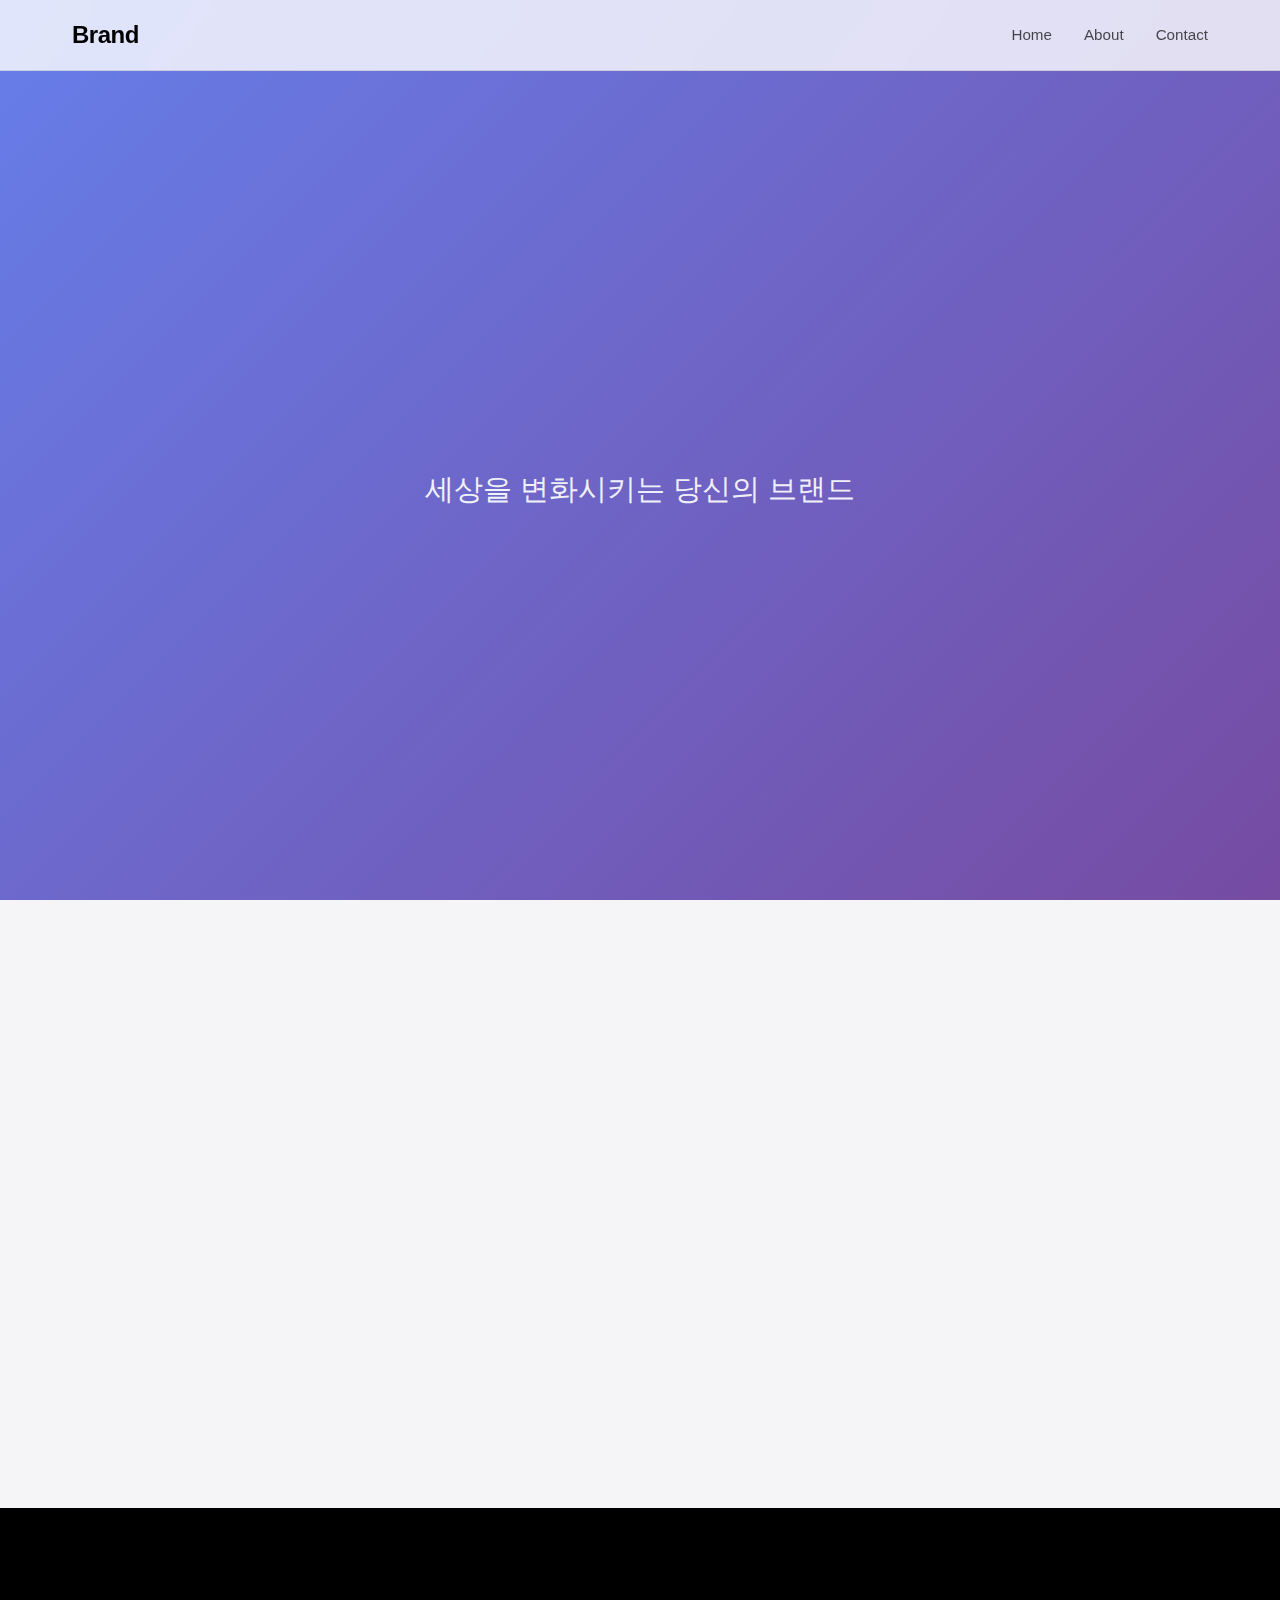
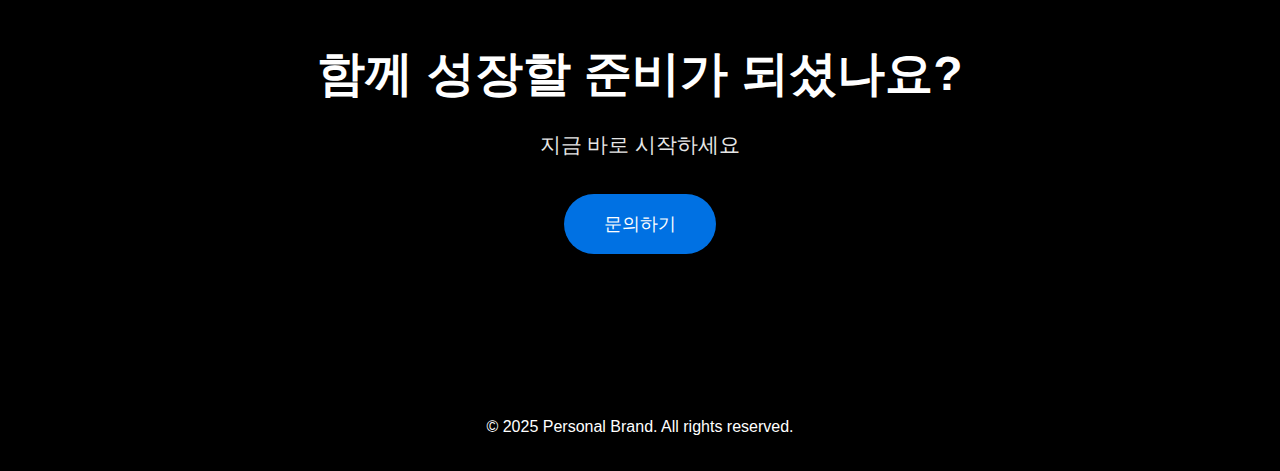
<file: index.html>
<!DOCTYPE html>
<html lang="ko">
<head>
    <meta charset="UTF-8">
    <meta name="viewport" content="width=device-width, initial-scale=1.0">
    <title>Personal Brand</title>
    <link rel="stylesheet" href="styles.css">
</head>
<body>
    <!-- Navigation -->
    <nav class="navbar">
        <div class="nav-container">
            <a href="/test2/" class="logo">Brand</a>
            <ul class="nav-menu">
                <li><a href="/test2/">Home</a></li>
                <li><a href="/test2/about/">About</a></li>
                <li><a href="/test2/contact/">Contact</a></li>
            </ul>
            <button class="hamburger">
                <span></span>
                <span></span>
                <span></span>
            </button>
        </div>
    </nav>

    <!-- Hero Section -->
    <section class="hero">
        <div class="hero-content">
            <h1 class="fade-in">Think Different.</h1>
            <p class="fade-in-delay">세상을 변화시키는 당신의 브랜드</p>
            <a href="/test2/about/" class="cta-button fade-in-delay-2">더 알아보기</a>
        </div>
    </section>

    <!-- Features Section -->
    <section class="features">
        <div class="container">
            <div class="feature-grid">
                <div class="feature-card">
                    <div class="feature-icon">
                        <svg width="48" height="48" viewBox="0 0 24 24" fill="none" stroke="currentColor" stroke-width="2">
                            <path d="M12 2L2 7l10 5 10-5-10-5z"/>
                            <path d="M2 17l10 5 10-5M2 12l10 5 10-5"/>
                        </svg>
                    </div>
                    <h3>혁신</h3>
                    <p>끊임없는 도전과 창의적인 사고로 새로운 가치를 창출합니다.</p>
                </div>
                <div class="feature-card">
                    <div class="feature-icon">
                        <svg width="48" height="48" viewBox="0 0 24 24" fill="none" stroke="currentColor" stroke-width="2">
                            <circle cx="12" cy="12" r="10"/>
                            <path d="M12 6v6l4 2"/>
                        </svg>
                    </div>
                    <h3>전문성</h3>
                    <p>깊이 있는 지식과 경험을 바탕으로 최고의 결과를 제공합니다.</p>
                </div>
                <div class="feature-card">
                    <div class="feature-icon">
                        <svg width="48" height="48" viewBox="0 0 24 24" fill="none" stroke="currentColor" stroke-width="2">
                            <path d="M20 21v-2a4 4 0 0 0-4-4H8a4 4 0 0 0-4 4v2"/>
                            <circle cx="12" cy="7" r="4"/>
                        </svg>
                    </div>
                    <h3>신뢰</h3>
                    <p>진정성 있는 소통과 책임감으로 신뢰를 구축합니다.</p>
                </div>
            </div>
        </div>
    </section>

    <!-- CTA Section -->
    <section class="cta-section">
        <div class="container">
            <h2>함께 성장할 준비가 되셨나요?</h2>
            <p>지금 바로 시작하세요</p>
            <a href="/test2/contact/" class="cta-button-secondary">문의하기</a>
        </div>
    </section>

    <!-- Footer -->
    <footer class="footer">
        <div class="container">
            <p>&copy; 2025 Personal Brand. All rights reserved.</p>
        </div>
    </footer>

    <script src="script.js"></script>
</body>
</html>
</file>
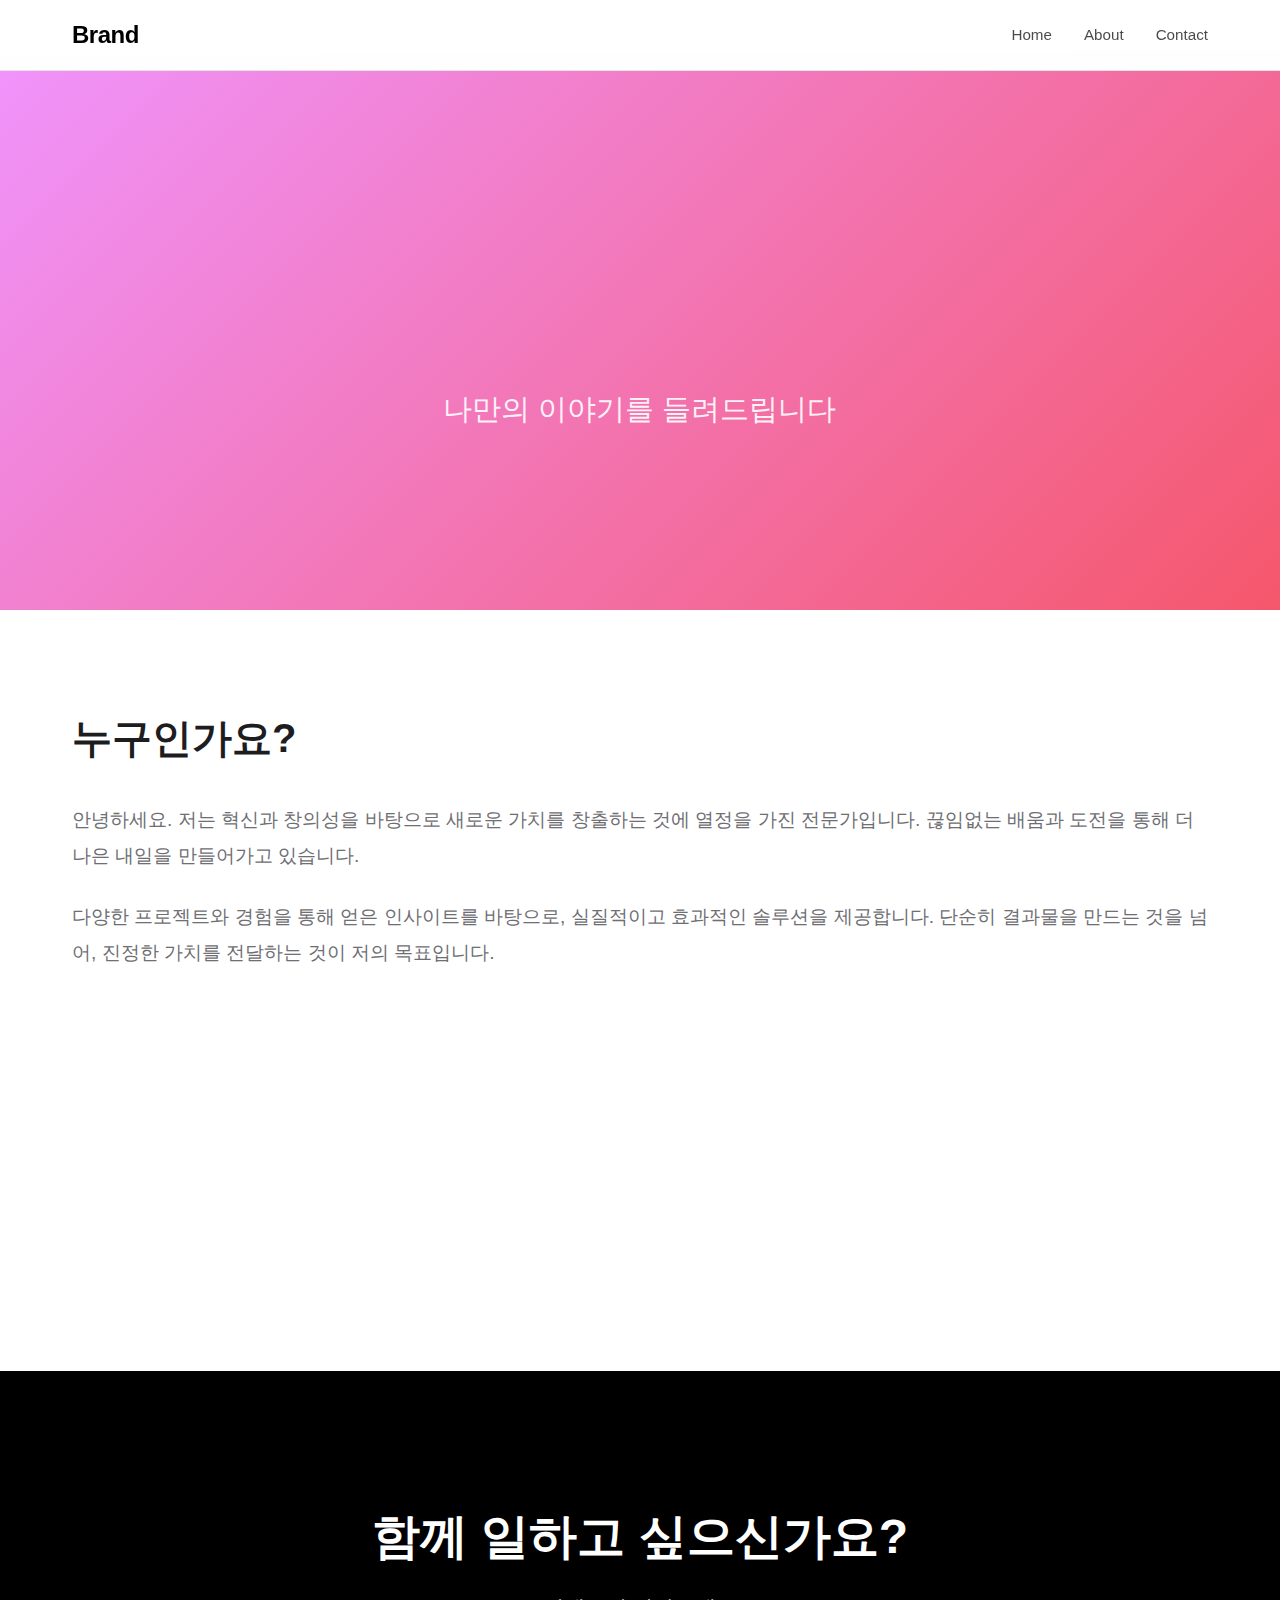
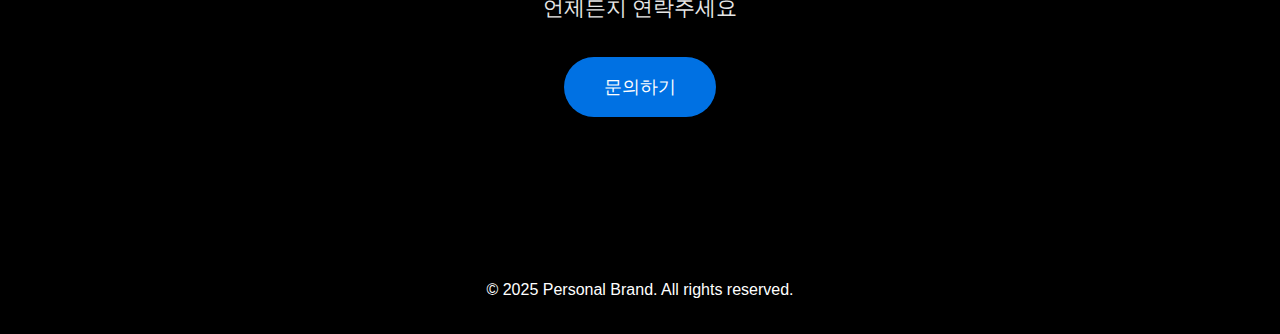
<file: about/index.html>
<!DOCTYPE html>
<html lang="ko">
<head>
    <meta charset="UTF-8">
    <meta name="viewport" content="width=device-width, initial-scale=1.0">
    <title>About - Personal Brand</title>
    <link rel="stylesheet" href="../styles.css">
</head>
<body>
    <!-- Navigation -->
    <nav class="navbar">
        <div class="nav-container">
            <a href="/test2/" class="logo">Brand</a>
            <ul class="nav-menu">
                <li><a href="/test2/">Home</a></li>
                <li><a href="/test2/about/">About</a></li>
                <li><a href="/test2/contact/">Contact</a></li>
            </ul>
            <button class="hamburger">
                <span></span>
                <span></span>
                <span></span>
            </button>
        </div>
    </nav>

    <!-- Hero Section -->
    <section class="about-hero">
        <div class="hero-content">
            <h1 class="fade-in">About Me</h1>
            <p class="fade-in-delay">나만의 이야기를 들려드립니다</p>
        </div>
    </section>

    <!-- About Content -->
    <section class="about-content">
        <div class="container">
            <h2>누구인가요?</h2>
            <p>
                안녕하세요. 저는 혁신과 창의성을 바탕으로 새로운 가치를 창출하는 것에 열정을 가진 전문가입니다. 
                끊임없는 배움과 도전을 통해 더 나은 내일을 만들어가고 있습니다.
            </p>
            <p>
                다양한 프로젝트와 경험을 통해 얻은 인사이트를 바탕으로, 실질적이고 효과적인 솔루션을 제공합니다. 
                단순히 결과물을 만드는 것을 넘어, 진정한 가치를 전달하는 것이 저의 목표입니다.
            </p>

            <div class="skills-grid">
                <div class="skill-item">
                    <h3>🎯 비전</h3>
                    <p>세상을 더 나은 곳으로 만드는 혁신적인 아이디어</p>
                </div>
                <div class="skill-item">
                    <h3>💡 창의성</h3>
                    <p>독창적인 사고와 문제 해결 능력</p>
                </div>
                <div class="skill-item">
                    <h3>🤝 협업</h3>
                    <p>팀워크와 효과적인 커뮤니케이션</p>
                </div>
                <div class="skill-item">
                    <h3>📈 성장</h3>
                    <p>지속적인 학습과 발전</p>
                </div>
            </div>
        </div>
    </section>

    <!-- CTA Section -->
    <section class="cta-section">
        <div class="container">
            <h2>함께 일하고 싶으신가요?</h2>
            <p>언제든지 연락주세요</p>
            <a href="/test2/contact/" class="cta-button-secondary">문의하기</a>
        </div>
    </section>

    <!-- Footer -->
    <footer class="footer">
        <div class="container">
            <p>&copy; 2025 Personal Brand. All rights reserved.</p>
        </div>
    </footer>

    <script src="../script.js"></script>
</body>
</html>
</file>
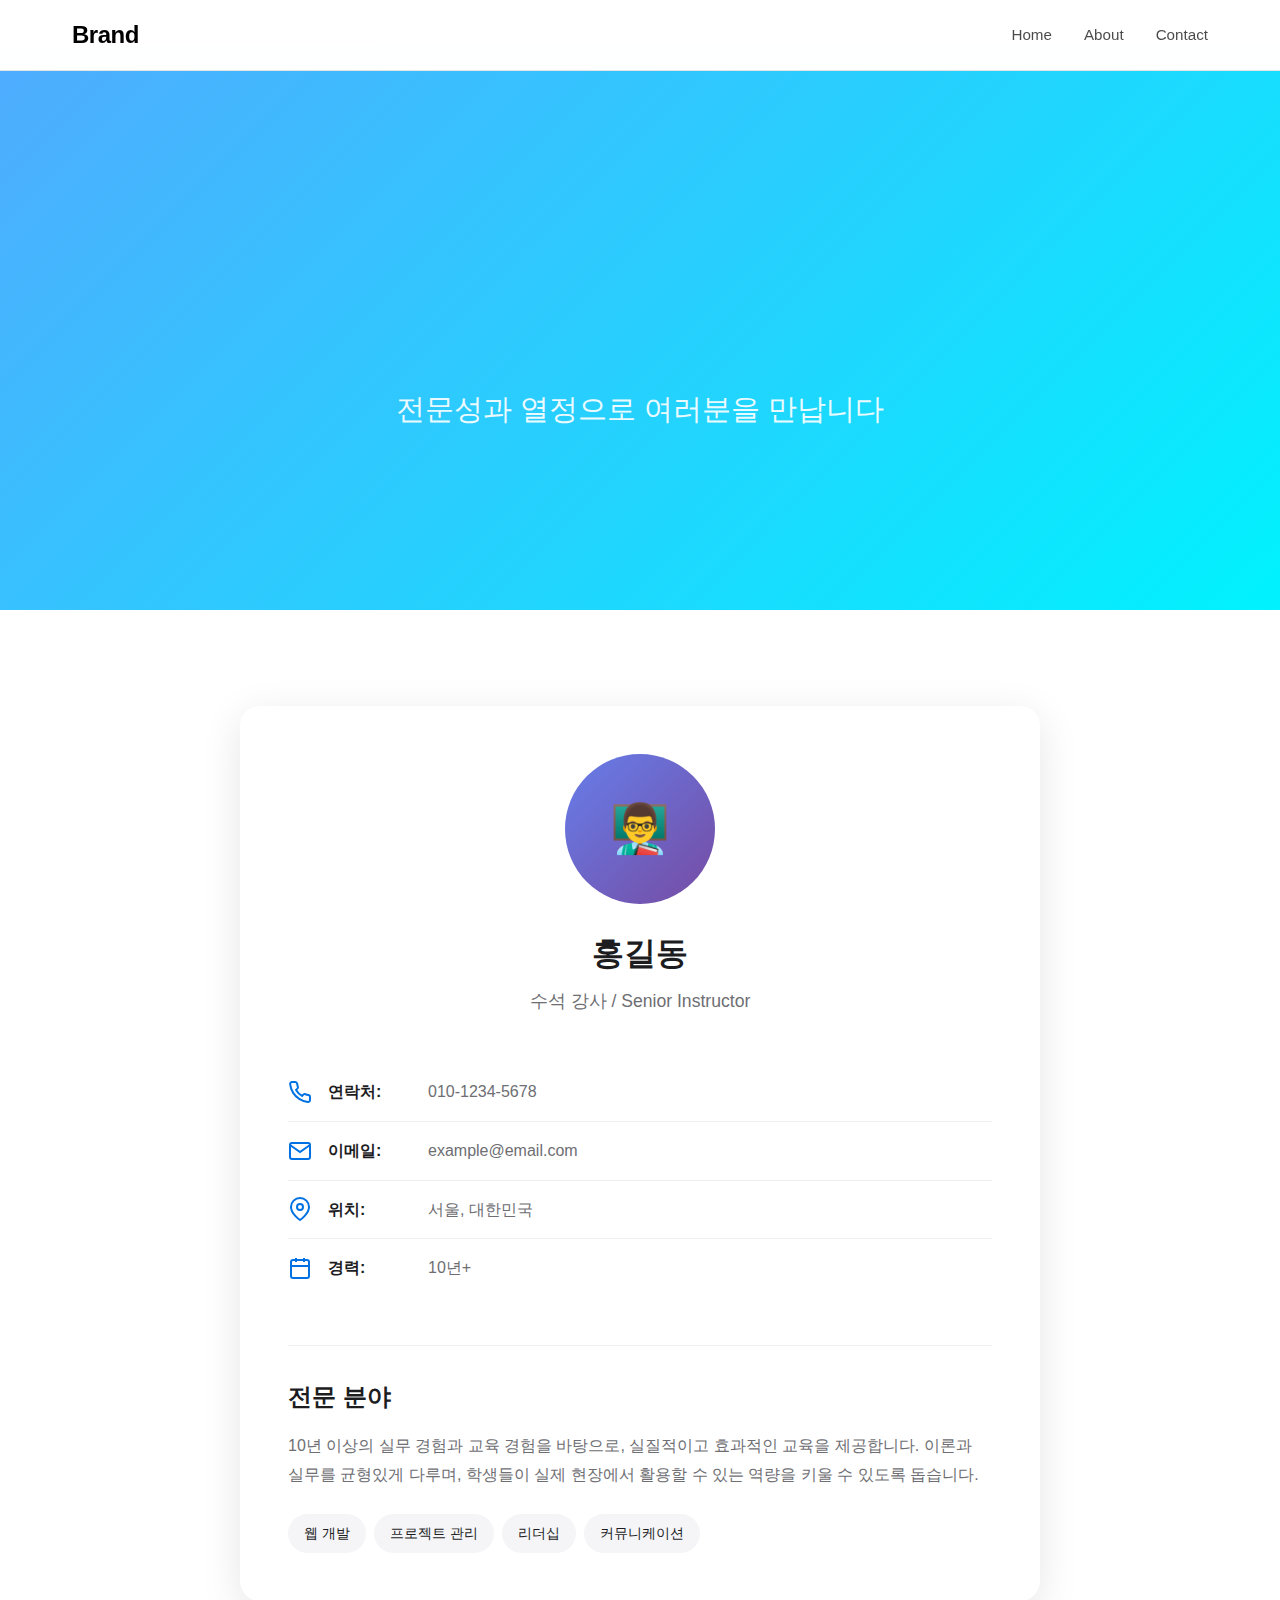
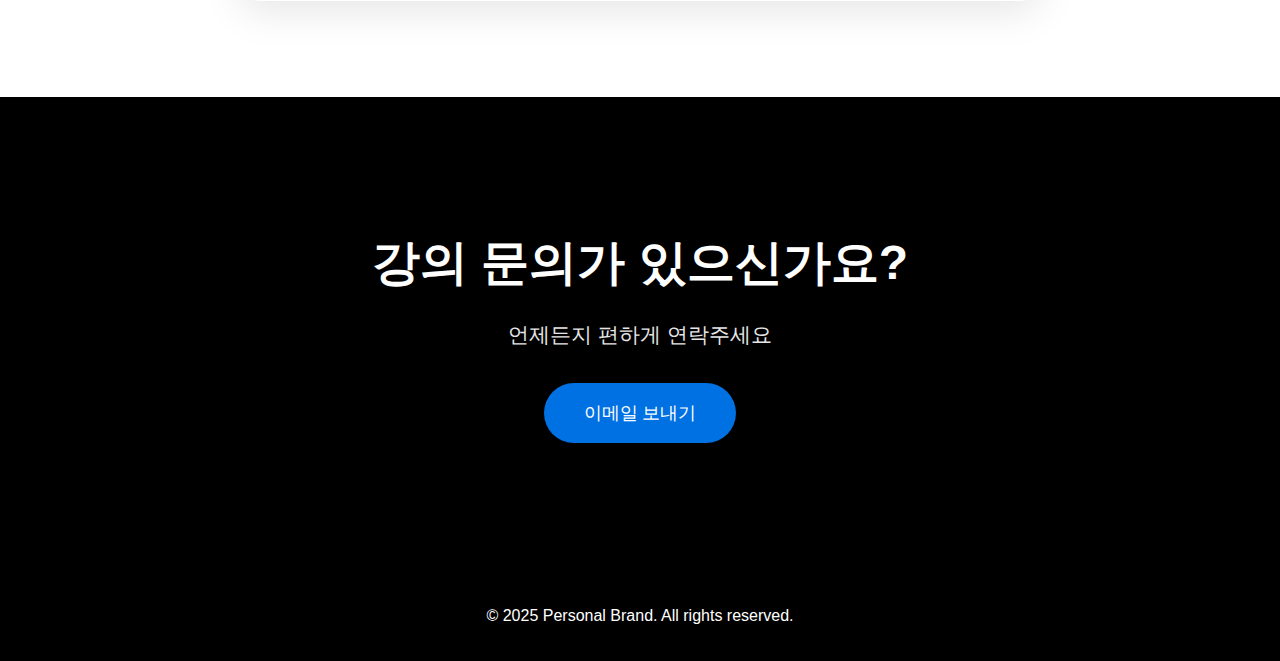
<file: contact/index.html>
<!DOCTYPE html>
<html lang="ko">
<head>
    <meta charset="UTF-8">
    <meta name="viewport" content="width=device-width, initial-scale=1.0">
    <title>Contact - Personal Brand</title>
    <link rel="stylesheet" href="../styles.css">
</head>
<body>
    <!-- Navigation -->
    <nav class="navbar">
        <div class="nav-container">
            <a href="/test2/" class="logo">Brand</a>
            <ul class="nav-menu">
                <li><a href="/test2/">Home</a></li>
                <li><a href="/test2/about/">About</a></li>
                <li><a href="/test2/contact/">Contact</a></li>
            </ul>
            <button class="hamburger">
                <span></span>
                <span></span>
                <span></span>
            </button>
        </div>
    </nav>

    <!-- Hero Section -->
    <section class="contact-hero">
        <div class="hero-content">
            <h1 class="fade-in">강사 소개</h1>
            <p class="fade-in-delay">전문성과 열정으로 여러분을 만납니다</p>
        </div>
    </section>

    <!-- Instructor Section -->
    <section class="instructor-section">
        <div class="container">
            <div class="instructor-card">
                <div class="instructor-header">
                    <div class="instructor-avatar">👨‍🏫</div>
                    <h2>홍길동</h2>
                    <p>수석 강사 / Senior Instructor</p>
                </div>

                <div class="instructor-info">
                    <div class="info-item">
                        <svg class="info-icon" viewBox="0 0 24 24" fill="none" stroke="currentColor" stroke-width="2">
                            <path d="M22 16.92v3a2 2 0 0 1-2.18 2 19.79 19.79 0 0 1-8.63-3.07 19.5 19.5 0 0 1-6-6 19.79 19.79 0 0 1-3.07-8.67A2 2 0 0 1 4.11 2h3a2 2 0 0 1 2 1.72 12.84 12.84 0 0 0 .7 2.81 2 2 0 0 1-.45 2.11L8.09 9.91a16 16 0 0 0 6 6l1.27-1.27a2 2 0 0 1 2.11-.45 12.84 12.84 0 0 0 2.81.7A2 2 0 0 1 22 16.92z"/>
                        </svg>
                        <strong>연락처:</strong>
                        <span>010-1234-5678</span>
                    </div>

                    <div class="info-item">
                        <svg class="info-icon" viewBox="0 0 24 24" fill="none" stroke="currentColor" stroke-width="2">
                            <path d="M4 4h16c1.1 0 2 .9 2 2v12c0 1.1-.9 2-2 2H4c-1.1 0-2-.9-2-2V6c0-1.1.9-2 2-2z"/>
                            <polyline points="22,6 12,13 2,6"/>
                        </svg>
                        <strong>이메일:</strong>
                        <span>example@email.com</span>
                    </div>

                    <div class="info-item">
                        <svg class="info-icon" viewBox="0 0 24 24" fill="none" stroke="currentColor" stroke-width="2">
                            <path d="M21 10c0 7-9 13-9 13s-9-6-9-13a9 9 0 0 1 18 0z"/>
                            <circle cx="12" cy="10" r="3"/>
                        </svg>
                        <strong>위치:</strong>
                        <span>서울, 대한민국</span>
                    </div>

                    <div class="info-item">
                        <svg class="info-icon" viewBox="0 0 24 24" fill="none" stroke="currentColor" stroke-width="2">
                            <rect x="3" y="4" width="18" height="18" rx="2" ry="2"/>
                            <line x1="16" y1="2" x2="16" y2="6"/>
                            <line x1="8" y1="2" x2="8" y2="6"/>
                            <line x1="3" y1="10" x2="21" y2="10"/>
                        </svg>
                        <strong>경력:</strong>
                        <span>10년+</span>
                    </div>
                </div>

                <div style="margin-top: 3rem; padding-top: 2rem; border-top: 1px solid #eee;">
                    <h3 style="margin-bottom: 1rem; font-size: 1.5rem;">전문 분야</h3>
                    <p style="color: #6e6e73; line-height: 1.8; margin-bottom: 1rem;">
                        10년 이상의 실무 경험과 교육 경험을 바탕으로, 실질적이고 효과적인 교육을 제공합니다. 
                        이론과 실무를 균형있게 다루며, 학생들이 실제 현장에서 활용할 수 있는 역량을 키울 수 있도록 돕습니다.
                    </p>
                    <div style="display: flex; flex-wrap: wrap; gap: 0.5rem; margin-top: 1.5rem;">
                        <span style="background: #f5f5f7; padding: 0.5rem 1rem; border-radius: 20px; font-size: 0.9rem;">웹 개발</span>
                        <span style="background: #f5f5f7; padding: 0.5rem 1rem; border-radius: 20px; font-size: 0.9rem;">프로젝트 관리</span>
                        <span style="background: #f5f5f7; padding: 0.5rem 1rem; border-radius: 20px; font-size: 0.9rem;">리더십</span>
                        <span style="background: #f5f5f7; padding: 0.5rem 1rem; border-radius: 20px; font-size: 0.9rem;">커뮤니케이션</span>
                    </div>
                </div>
            </div>
        </div>
    </section>

    <!-- CTA Section -->
    <section class="cta-section">
        <div class="container">
            <h2>강의 문의가 있으신가요?</h2>
            <p>언제든지 편하게 연락주세요</p>
            <a href="mailto:example@email.com" class="cta-button-secondary">이메일 보내기</a>
        </div>
    </section>

    <!-- Footer -->
    <footer class="footer">
        <div class="container">
            <p>&copy; 2025 Personal Brand. All rights reserved.</p>
        </div>
    </footer>

    <script src="../script.js"></script>
</body>
</html>
</file>
<file: styles.css>
/* Reset & Base Styles */
* {
    margin: 0;
    padding: 0;
    box-sizing: border-box;
}

:root {
    --primary-color: #000;
    --secondary-color: #fff;
    --accent-color: #0071e3;
    --text-color: #1d1d1f;
    --text-light: #6e6e73;
    --bg-light: #f5f5f7;
    --transition: all 0.3s cubic-bezier(0.4, 0, 0.2, 1);
}

body {
    font-family: -apple-system, BlinkMacSystemFont, "Segoe UI", Roboto, "Helvetica Neue", Arial, sans-serif;
    line-height: 1.6;
    color: var(--text-color);
    overflow-x: hidden;
}

/* Navigation */
.navbar {
    position: fixed;
    top: 0;
    width: 100%;
    background: rgba(255, 255, 255, 0.8);
    backdrop-filter: blur(20px);
    -webkit-backdrop-filter: blur(20px);
    z-index: 1000;
    border-bottom: 1px solid rgba(0, 0, 0, 0.1);
}

.nav-container {
    max-width: 1200px;
    margin: 0 auto;
    padding: 1rem 2rem;
    display: flex;
    justify-content: space-between;
    align-items: center;
}

.logo {
    font-size: 1.5rem;
    font-weight: 600;
    color: var(--primary-color);
    text-decoration: none;
    letter-spacing: -0.5px;
}

.nav-menu {
    display: flex;
    list-style: none;
    gap: 2rem;
}

.nav-menu a {
    color: var(--text-color);
    text-decoration: none;
    font-size: 0.95rem;
    transition: var(--transition);
    opacity: 0.8;
}

.nav-menu a:hover {
    opacity: 1;
}

.hamburger {
    display: none;
    flex-direction: column;
    background: none;
    border: none;
    cursor: pointer;
    padding: 0;
}

.hamburger span {
    width: 22px;
    height: 2px;
    background: var(--primary-color);
    margin: 3px 0;
    transition: var(--transition);
}

/* Hero Section */
.hero {
    min-height: 100vh;
    display: flex;
    align-items: center;
    justify-content: center;
    background: linear-gradient(135deg, #667eea 0%, #764ba2 100%);
    color: var(--secondary-color);
    text-align: center;
    padding: 2rem;
}

.hero-content h1 {
    font-size: clamp(3rem, 8vw, 6rem);
    font-weight: 700;
    letter-spacing: -2px;
    margin-bottom: 1rem;
}

.hero-content p {
    font-size: clamp(1.2rem, 3vw, 1.8rem);
    margin-bottom: 2rem;
    opacity: 0.9;
}

/* Animations */
.fade-in {
    opacity: 0;
    animation: fadeInUp 1s ease forwards;
}

.fade-in-delay {
    opacity: 0;
    animation: fadeInUp 1s ease 0.3s forwards;
}

.fade-in-delay-2 {
    opacity: 0;
    animation: fadeInUp 1s ease 0.6s forwards;
}

@keyframes fadeInUp {
    from {
        opacity: 0;
        transform: translateY(30px);
    }
    to {
        opacity: 1;
        transform: translateY(0);
    }
}

/* Buttons */
.cta-button {
    display: inline-block;
    padding: 1rem 2.5rem;
    background: var(--secondary-color);
    color: var(--primary-color);
    text-decoration: none;
    border-radius: 50px;
    font-weight: 500;
    transition: var(--transition);
    font-size: 1.1rem;
}

.cta-button:hover {
    transform: scale(1.05);
    box-shadow: 0 10px 30px rgba(0, 0, 0, 0.2);
}

.cta-button-secondary {
    display: inline-block;
    padding: 1rem 2.5rem;
    background: var(--accent-color);
    color: var(--secondary-color);
    text-decoration: none;
    border-radius: 50px;
    font-weight: 500;
    transition: var(--transition);
    font-size: 1.1rem;
}

.cta-button-secondary:hover {
    background: #0077ed;
    transform: scale(1.05);
}

/* Container */
.container {
    max-width: 1200px;
    margin: 0 auto;
    padding: 0 2rem;
}

/* Features Section */
.features {
    padding: 8rem 0;
    background: var(--bg-light);
}

.feature-grid {
    display: grid;
    grid-template-columns: repeat(auto-fit, minmax(300px, 1fr));
    gap: 3rem;
    margin-top: 4rem;
}

.feature-card {
    background: var(--secondary-color);
    padding: 3rem 2rem;
    border-radius: 20px;
    text-align: center;
    transition: var(--transition);
}

.feature-card:hover {
    transform: translateY(-10px);
    box-shadow: 0 20px 40px rgba(0, 0, 0, 0.1);
}

.feature-icon {
    color: var(--accent-color);
    margin-bottom: 1.5rem;
}

.feature-card h3 {
    font-size: 1.5rem;
    margin-bottom: 1rem;
    font-weight: 600;
}

.feature-card p {
    color: var(--text-light);
    line-height: 1.8;
}

/* CTA Section */
.cta-section {
    padding: 8rem 0;
    text-align: center;
    background: var(--primary-color);
    color: var(--secondary-color);
}

.cta-section h2 {
    font-size: clamp(2rem, 5vw, 3rem);
    margin-bottom: 1rem;
    font-weight: 600;
}

.cta-section p {
    font-size: 1.3rem;
    margin-bottom: 2rem;
    opacity: 0.9;
}

/* About Page Specific */
.about-hero {
    min-height: 60vh;
    display: flex;
    align-items: center;
    justify-content: center;
    background: linear-gradient(135deg, #f093fb 0%, #f5576c 100%);
    color: var(--secondary-color);
    text-align: center;
    padding: 2rem;
    margin-top: 70px;
}

.about-content {
    padding: 6rem 0;
}

.about-content h2 {
    font-size: 2.5rem;
    margin-bottom: 2rem;
    font-weight: 600;
}

.about-content p {
    font-size: 1.2rem;
    line-height: 1.9;
    color: var(--text-light);
    margin-bottom: 1.5rem;
}

.skills-grid {
    display: grid;
    grid-template-columns: repeat(auto-fit, minmax(250px, 1fr));
    gap: 2rem;
    margin-top: 4rem;
}

.skill-item {
    background: var(--bg-light);
    padding: 2rem;
    border-radius: 15px;
    text-align: center;
}

.skill-item h3 {
    font-size: 1.3rem;
    margin-bottom: 0.5rem;
}

/* Contact Page Specific */
.contact-hero {
    min-height: 60vh;
    display: flex;
    align-items: center;
    justify-content: center;
    background: linear-gradient(135deg, #4facfe 0%, #00f2fe 100%);
    color: var(--secondary-color);
    text-align: center;
    padding: 2rem;
    margin-top: 70px;
}

.instructor-section {
    padding: 6rem 0;
}

.instructor-card {
    max-width: 800px;
    margin: 0 auto;
    background: var(--secondary-color);
    border-radius: 20px;
    padding: 3rem;
    box-shadow: 0 10px 40px rgba(0, 0, 0, 0.1);
}

.instructor-header {
    text-align: center;
    margin-bottom: 3rem;
}

.instructor-avatar {
    width: 150px;
    height: 150px;
    border-radius: 50%;
    background: linear-gradient(135deg, #667eea 0%, #764ba2 100%);
    margin: 0 auto 1.5rem;
    display: flex;
    align-items: center;
    justify-content: center;
    font-size: 3rem;
    color: var(--secondary-color);
}

.instructor-header h2 {
    font-size: 2rem;
    margin-bottom: 0.5rem;
}

.instructor-header p {
    color: var(--text-light);
    font-size: 1.1rem;
}

.instructor-info {
    margin-top: 2rem;
}

.info-item {
    display: flex;
    align-items: center;
    padding: 1rem 0;
    border-bottom: 1px solid #eee;
}

.info-item:last-child {
    border-bottom: none;
}

.info-icon {
    width: 24px;
    height: 24px;
    margin-right: 1rem;
    color: var(--accent-color);
}

.info-item strong {
    min-width: 100px;
    color: var(--text-color);
}

.info-item span {
    color: var(--text-light);
}

/* Footer */
.footer {
    background: var(--primary-color);
    color: var(--secondary-color);
    text-align: center;
    padding: 2rem;
}

/* Responsive */
@media (max-width: 768px) {
    .hamburger {
        display: flex;
    }

    .nav-menu {
        position: fixed;
        left: -100%;
        top: 70px;
        flex-direction: column;
        background: rgba(255, 255, 255, 0.98);
        width: 100%;
        text-align: center;
        transition: 0.3s;
        padding: 2rem 0;
        gap: 1rem;
    }

    .nav-menu.active {
        left: 0;
    }

    .feature-grid,
    .skills-grid {
        grid-template-columns: 1fr;
    }

    .instructor-card {
        padding: 2rem;
    }
}
</file>
